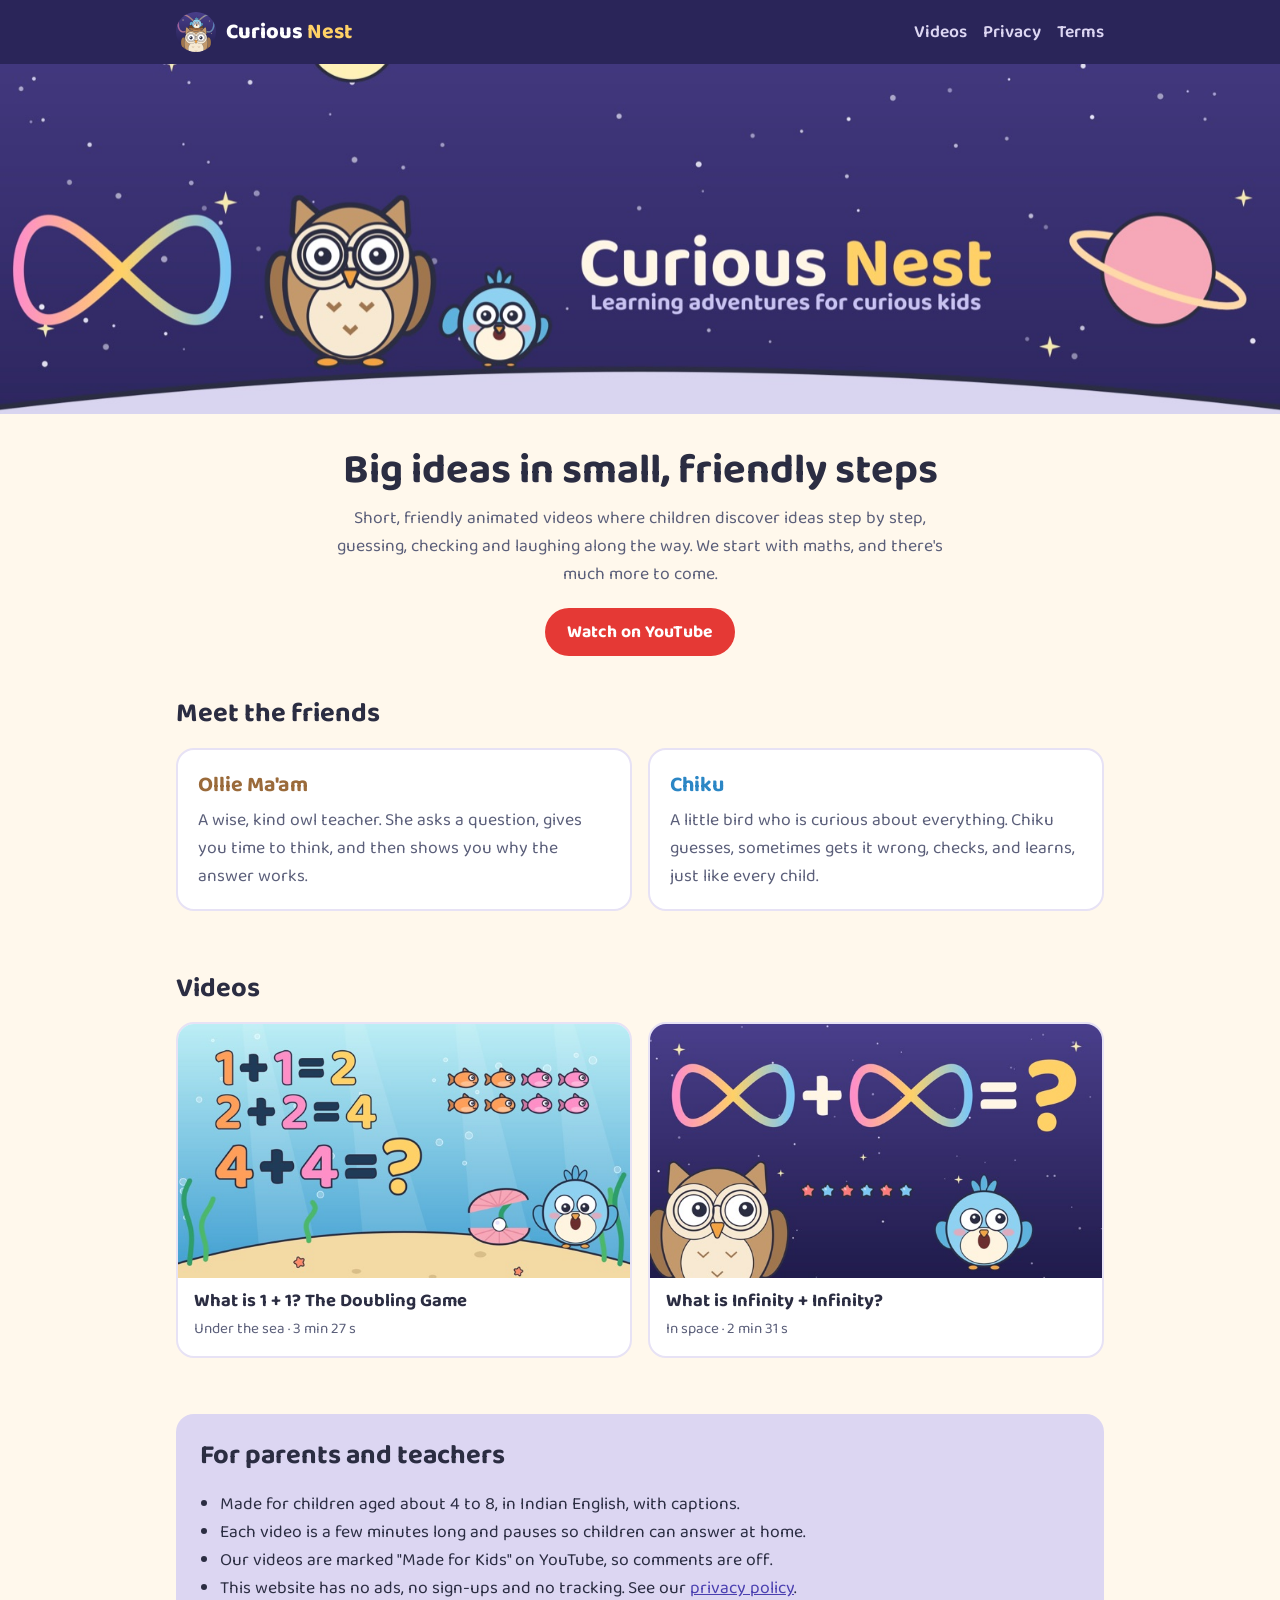
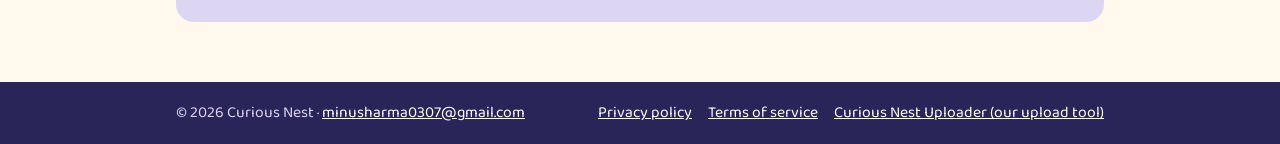
<file: index.html>
<!doctype html>
<html lang="en-IN">
<head>
  <meta charset="utf-8">
  <meta name="viewport" content="width=device-width, initial-scale=1">
  <title>Curious Nest</title>
  <meta name="description" content="Curious Nest makes short, friendly animated learning videos for young children, with Ollie the owl and Chiku the bird.">
  <link rel="icon" href="favicon.png">
  <link rel="stylesheet" href="style.css">
</head>
<body>
  <header class="top">
    <div class="wrap">
      <a class="brand" href="./"><img src="img/logo.png" alt=""><span>Curious <b>Nest</b></span></a>
      <nav>
        <a href="#videos">Videos</a>
        <a href="privacy.html">Privacy</a>
        <a href="terms.html">Terms</a>
      </nav>
    </div>
  </header>

  <div class="hero" role="img" aria-label="Ollie the owl and Chiku the bird on the moon, next to the words Curious Nest: learning adventures for curious kids"></div>

  <main class="wrap">
    <div class="intro">
      <h1>Big ideas in small, friendly steps</h1>
      <p>Short, friendly animated videos where children discover ideas step by step,
        guessing, checking and laughing along the way. We start with maths, and there's much more to come.</p>
      <a class="button" href="https://www.youtube.com/channel/UCYclBr51SW5hWYQV5gqO5CA">Watch on YouTube</a>
    </div>

    <section>
      <h2>Meet the friends</h2>
      <div class="pals">
        <div class="pal owl">
          <h3>Ollie Ma'am</h3>
          <p>A wise, kind owl teacher. She asks a question, gives you time to think, and then shows you why the answer works.</p>
        </div>
        <div class="pal bird">
          <h3>Chiku</h3>
          <p>A little bird who is curious about everything. Chiku guesses, sometimes gets it wrong, checks, and learns, just like every child.</p>
        </div>
      </div>
    </section>

    <section id="videos">
      <h2>Videos</h2>
      <div class="videos">
        <a class="video" href="https://youtu.be/ZRwG7fQU1Zs">
          <img src="img/doubling.jpg" alt="1 + 1 = 2, 2 + 2 = 4, 4 + 4 = ? with fish and a magic shell under the sea">
          <div><b>What is 1 + 1? The Doubling Game</b><small>Under the sea · 3 min 27 s</small></div>
        </a>
        <a class="video" href="https://youtu.be/FH7QrwPEx4g">
          <img src="img/infinity.jpg" alt="Infinity plus infinity equals what? with Ollie and an amazed Chiku in space">
          <div><b>What is Infinity + Infinity?</b><small>In space · 2 min 31 s</small></div>
        </a>
      </div>
    </section>

    <section>
      <div class="parents">
        <h2>For parents and teachers</h2>
        <ul>
          <li>Made for children aged about 4 to 8, in Indian English, with captions.</li>
          <li>Each video is a few minutes long and pauses so children can answer at home.</li>
          <li>Our videos are marked "Made for Kids" on YouTube, so comments are off.</li>
          <li>This website has no ads, no sign-ups and no tracking. See our <a href="privacy.html">privacy policy</a>.</li>
        </ul>
      </div>
    </section>
  </main>

  <footer>
    <div class="wrap">
      <span>© 2026 Curious Nest · <a href="mailto:minusharma0307@gmail.com">minusharma0307@gmail.com</a></span>
      <nav>
        <a href="privacy.html">Privacy policy</a>
        <a href="terms.html">Terms of service</a>
        <a href="privacy.html#uploader">Curious Nest Uploader (our upload tool)</a>
      </nav>
    </div>
  </footer>
</body>
</html>
</file>
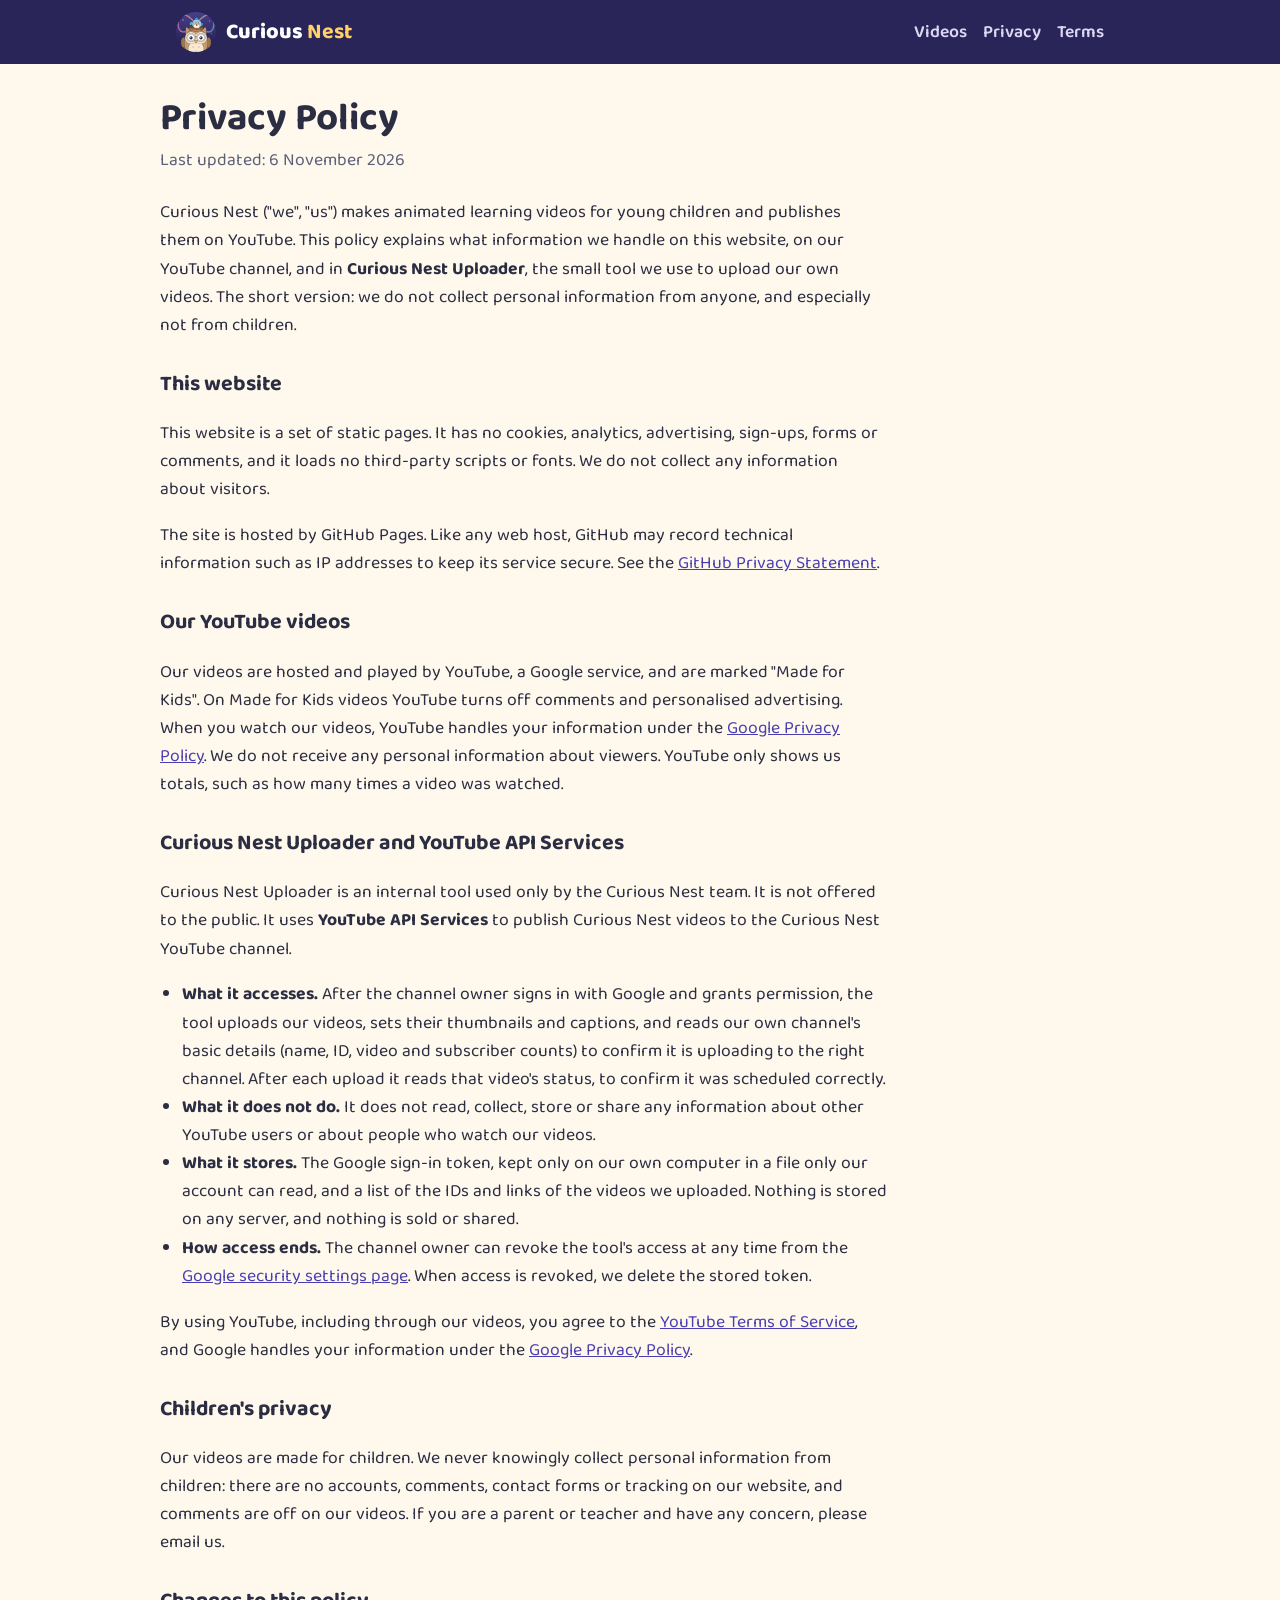
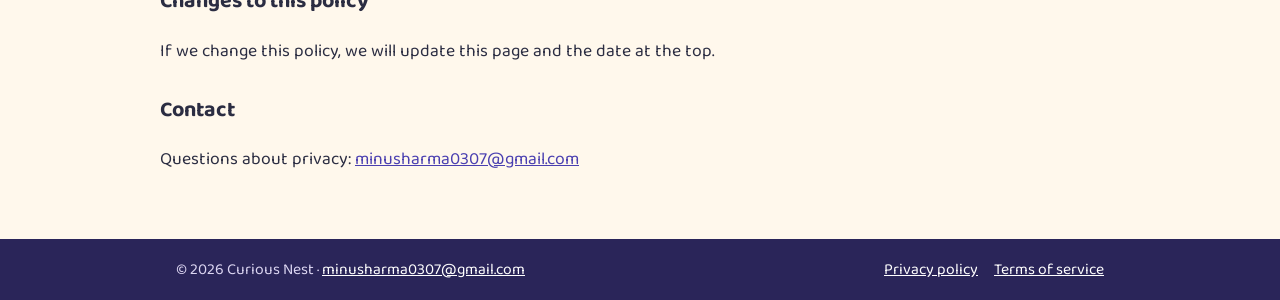
<file: privacy.html>
<!doctype html>
<html lang="en-IN">
<head>
  <meta charset="utf-8">
  <meta name="viewport" content="width=device-width, initial-scale=1">
  <title>Privacy Policy · Curious Nest</title>
  <meta name="description" content="How Curious Nest handles information on this website, on YouTube and in our YouTube upload tool.">
  <link rel="icon" href="favicon.png">
  <link rel="stylesheet" href="style.css">
</head>
<body>
  <header class="top">
    <div class="wrap">
      <a class="brand" href="./"><img src="img/logo.png" alt=""><span>Curious <b>Nest</b></span></a>
      <nav>
        <a href="./#videos">Videos</a>
        <a href="privacy.html">Privacy</a>
        <a href="terms.html">Terms</a>
      </nav>
    </div>
  </header>

  <main class="wrap doc">
    <h1>Privacy Policy</h1>
    <p class="updated">Last updated: 6 November 2026</p>

    <p>Curious Nest ("we", "us") makes animated learning videos for young children and publishes them on
      YouTube. This policy explains what information we handle on this website, on our YouTube channel, and in
      <b>Curious Nest Uploader</b>, the small tool we use to upload our own videos. The short version:
      we do not collect personal information from anyone, and especially not from children.</p>

    <h2>This website</h2>
    <p>This website is a set of static pages. It has no cookies, analytics, advertising, sign-ups, forms or
      comments, and it loads no third-party scripts or fonts. We do not collect any information about visitors.</p>
    <p>The site is hosted by GitHub Pages. Like any web host, GitHub may record technical information such as
      IP addresses to keep its service secure. See the
      <a href="https://docs.github.com/en/site-policy/privacy-policies/github-general-privacy-statement">GitHub
      Privacy Statement</a>.</p>

    <h2>Our YouTube videos</h2>
    <p>Our videos are hosted and played by YouTube, a Google service, and are marked "Made for Kids". On
      Made for Kids videos YouTube turns off comments and personalised advertising. When you watch our videos,
      YouTube handles your information under the <a href="https://policies.google.com/privacy">Google Privacy
      Policy</a>. We do not receive any personal information about viewers. YouTube only shows us totals, such
      as how many times a video was watched.</p>

    <h2 id="uploader">Curious Nest Uploader and YouTube API Services</h2>
    <p>Curious Nest Uploader is an internal tool used only by the Curious Nest team. It is not offered to the
      public. It uses <b>YouTube API Services</b> to publish Curious Nest videos to the Curious Nest YouTube
      channel.</p>
    <ul>
      <li><b>What it accesses.</b> After the channel owner signs in with Google and grants permission, the tool
        uploads our videos, sets their thumbnails and captions, and reads our own channel's basic details
        (name, ID, video and subscriber counts) to confirm it is uploading to the right channel. After each
        upload it reads that video's status, to confirm it was scheduled correctly.</li>
      <li><b>What it does not do.</b> It does not read, collect, store or share any information about other
        YouTube users or about people who watch our videos.</li>
      <li><b>What it stores.</b> The Google sign-in token, kept only on our own computer in a file only our
        account can read, and a list of the IDs and links of the videos we uploaded. Nothing is stored on any
        server, and nothing is sold or shared.</li>
      <li><b>How access ends.</b> The channel owner can revoke the tool's access at any time from the
        <a href="https://security.google.com/settings/security/permissions">Google security settings page</a>.
        When access is revoked, we delete the stored token.</li>
    </ul>
    <p>By using YouTube, including through our videos, you agree to the
      <a href="https://www.youtube.com/t/terms">YouTube Terms of Service</a>, and Google handles your
      information under the <a href="https://policies.google.com/privacy">Google Privacy Policy</a>.</p>

    <h2>Children's privacy</h2>
    <p>Our videos are made for children. We never knowingly collect personal information from children: there
      are no accounts, comments, contact forms or tracking on our website, and comments are off on our videos.
      If you are a parent or teacher and have any concern, please email us.</p>

    <h2>Changes to this policy</h2>
    <p>If we change this policy, we will update this page and the date at the top.</p>

    <h2>Contact</h2>
    <p>Questions about privacy: <a href="mailto:minusharma0307@gmail.com">minusharma0307@gmail.com</a></p>
  </main>

  <footer>
    <div class="wrap">
      <span>© 2026 Curious Nest · <a href="mailto:minusharma0307@gmail.com">minusharma0307@gmail.com</a></span>
      <nav>
        <a href="privacy.html">Privacy policy</a>
        <a href="terms.html">Terms of service</a>
      </nav>
    </div>
  </footer>
</body>
</html>
</file>
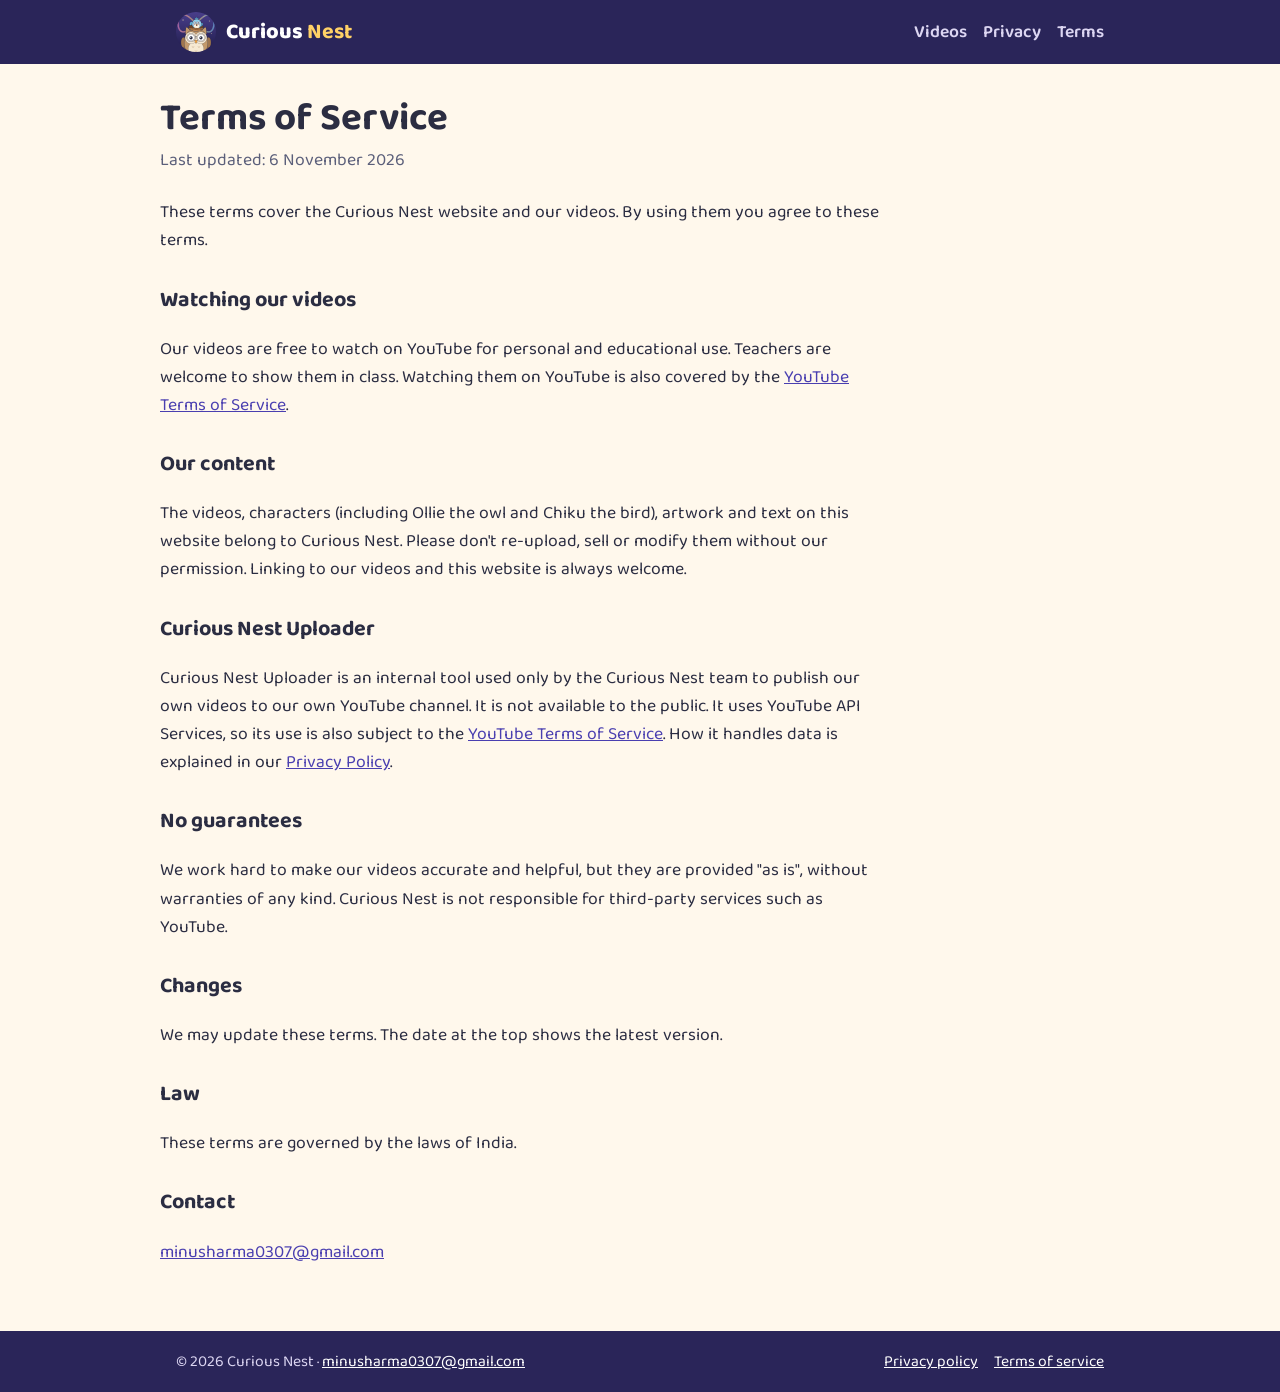
<file: terms.html>
<!doctype html>
<html lang="en-IN">
<head>
  <meta charset="utf-8">
  <meta name="viewport" content="width=device-width, initial-scale=1">
  <title>Terms of Service · Curious Nest</title>
  <meta name="description" content="Terms for using the Curious Nest website and videos.">
  <link rel="icon" href="favicon.png">
  <link rel="stylesheet" href="style.css">
</head>
<body>
  <header class="top">
    <div class="wrap">
      <a class="brand" href="./"><img src="img/logo.png" alt=""><span>Curious <b>Nest</b></span></a>
      <nav>
        <a href="./#videos">Videos</a>
        <a href="privacy.html">Privacy</a>
        <a href="terms.html">Terms</a>
      </nav>
    </div>
  </header>

  <main class="wrap doc">
    <h1>Terms of Service</h1>
    <p class="updated">Last updated: 6 November 2026</p>

    <p>These terms cover the Curious Nest website and our videos. By using them you agree to these terms.</p>

    <h2>Watching our videos</h2>
    <p>Our videos are free to watch on YouTube for personal and educational use. Teachers are welcome to show
      them in class. Watching them on YouTube is also covered by the
      <a href="https://www.youtube.com/t/terms">YouTube Terms of Service</a>.</p>

    <h2>Our content</h2>
    <p>The videos, characters (including Ollie the owl and Chiku the bird), artwork and text on this website
      belong to Curious Nest. Please don't re-upload, sell or modify them without our permission. Linking to
      our videos and this website is always welcome.</p>

    <h2>Curious Nest Uploader</h2>
    <p>Curious Nest Uploader is an internal tool used only by the Curious Nest team to publish our own videos
      to our own YouTube channel. It is not available to the public. It uses YouTube API Services, so its use is
      also subject to the <a href="https://www.youtube.com/t/terms">YouTube Terms of Service</a>. How it handles
      data is explained in our <a href="privacy.html">Privacy Policy</a>.</p>

    <h2>No guarantees</h2>
    <p>We work hard to make our videos accurate and helpful, but they are provided "as is", without warranties
      of any kind. Curious Nest is not responsible for third-party services such as YouTube.</p>

    <h2>Changes</h2>
    <p>We may update these terms. The date at the top shows the latest version.</p>

    <h2>Law</h2>
    <p>These terms are governed by the laws of India.</p>

    <h2>Contact</h2>
    <p><a href="mailto:minusharma0307@gmail.com">minusharma0307@gmail.com</a></p>
  </main>

  <footer>
    <div class="wrap">
      <span>© 2026 Curious Nest · <a href="mailto:minusharma0307@gmail.com">minusharma0307@gmail.com</a></span>
      <nav>
        <a href="privacy.html">Privacy policy</a>
        <a href="terms.html">Terms of service</a>
      </nav>
    </div>
  </footer>
</body>
</html>
</file>
<file: style.css>
/* Curious Nest: shared styles for the homepage, privacy policy and terms. */

@font-face {
  font-family: "Baloo 2";
  src: url("fonts/Baloo2.ttf") format("truetype");
  font-weight: 400 800;
  font-display: swap;
}

:root {
  --sky: #3B3478;
  --sky-deep: #2A2559;
  --lavender: #DCD6F2;
  --cream: #FFF8EC;
  --ink: #2B2D42;
  --soft: #5B5F7A;
  --gold: #FFD166;
  --pink: #F4A6BC;
  --blue: #7CC8F5;
  --card: #FFFFFF;
  --line: #E7E2F5;
}

* { box-sizing: border-box; }

html { -webkit-text-size-adjust: 100%; }

body {
  margin: 0;
  background: var(--cream);
  color: var(--ink);
  font-family: "Baloo 2", system-ui, -apple-system, "Segoe UI", sans-serif;
  font-size: 1.1rem;
  line-height: 1.6;
}

a { color: #4A3FB0; }
a:hover { color: var(--sky-deep); }

.wrap { max-width: 960px; margin: 0 auto; padding: 0 16px; }

/* Top bar */
.top {
  background: var(--sky-deep);
  color: #fff;
}
.top .wrap {
  display: flex;
  align-items: center;
  justify-content: space-between;
  gap: 12px;
  min-height: 64px;
}
.brand {
  display: flex;
  align-items: center;
  gap: 10px;
  color: #fff;
  text-decoration: none;
  font-weight: 800;
  font-size: 1.35rem;
}
.brand img { width: 40px; height: 40px; border-radius: 50%; }
.brand span b { color: var(--gold); }
.top nav { display: flex; gap: 16px; flex-wrap: wrap; }
.top nav a { color: var(--lavender); text-decoration: none; font-weight: 600; }
.top nav a:hover { color: #fff; }

/* Homepage hero */
.hero {
  background: var(--sky-deep) url("img/hero.jpg") center / cover no-repeat;
  aspect-ratio: 1600 / 437;
}
.intro {
  text-align: center;
  padding: 32px 0 8px;
}
.intro h1 {
  margin: 0;
  font-size: clamp(1.8rem, 5vw, 2.6rem);
  line-height: 1.2;
}
.intro p { margin: 8px auto 0; max-width: 640px; color: var(--soft); }

.button {
  display: inline-block;
  margin-top: 20px;
  padding: 10px 22px;
  border-radius: 999px;
  background: #E53935;
  color: #fff;
  font-weight: 700;
  text-decoration: none;
}
.button:hover { background: #C62828; color: #fff; }

section { padding: 28px 0; }
section h2 { font-size: 1.7rem; margin: 0 0 12px; }

/* Characters */
.pals {
  display: grid;
  grid-template-columns: repeat(auto-fit, minmax(260px, 1fr));
  gap: 16px;
}
.pal {
  background: var(--card);
  border: 2px solid var(--line);
  border-radius: 18px;
  padding: 18px 20px;
}
.pal h3 { margin: 0 0 4px; font-size: 1.35rem; }
.pal.owl h3 { color: #9A6A3A; }
.pal.bird h3 { color: #2B86C5; }
.pal p { margin: 0; color: var(--soft); }

/* Videos */
.videos {
  display: grid;
  grid-template-columns: repeat(auto-fit, minmax(260px, 1fr));
  gap: 16px;
}
.video {
  display: block;
  background: var(--card);
  border: 2px solid var(--line);
  border-radius: 18px;
  overflow: hidden;
  text-decoration: none;
  color: var(--ink);
}
.video:hover { border-color: var(--blue); }
.video img { display: block; width: 100%; aspect-ratio: 16 / 9; object-fit: cover; }
.video div { padding: 12px 16px 14px; }
.video b { display: block; font-size: 1.15rem; line-height: 1.3; }
.video small { color: var(--soft); font-size: 0.95rem; }

/* Parents */
.parents {
  background: var(--lavender);
  border-radius: 18px;
  padding: 20px 24px;
}
.parents ul { margin: 8px 0 0; padding-left: 20px; }

/* Policy pages */
.doc { padding: 32px 0 16px; }
.doc h1 { font-size: clamp(1.8rem, 5vw, 2.4rem); margin: 0; line-height: 1.2; }
.doc .updated { color: var(--soft); margin: 4px 0 24px; }
.doc h2 { font-size: 1.35rem; margin: 28px 0 6px; }
.doc p, .doc li { max-width: 72ch; }
.doc ul { padding-left: 22px; }

/* Footer */
footer {
  margin-top: 32px;
  background: var(--sky-deep);
  color: var(--lavender);
  font-size: 0.98rem;
}
footer .wrap {
  display: flex;
  flex-wrap: wrap;
  justify-content: space-between;
  gap: 8px 24px;
  padding-top: 18px;
  padding-bottom: 18px;
}
footer a { color: #fff; }
footer nav { display: flex; gap: 16px; flex-wrap: wrap; }
</file>
